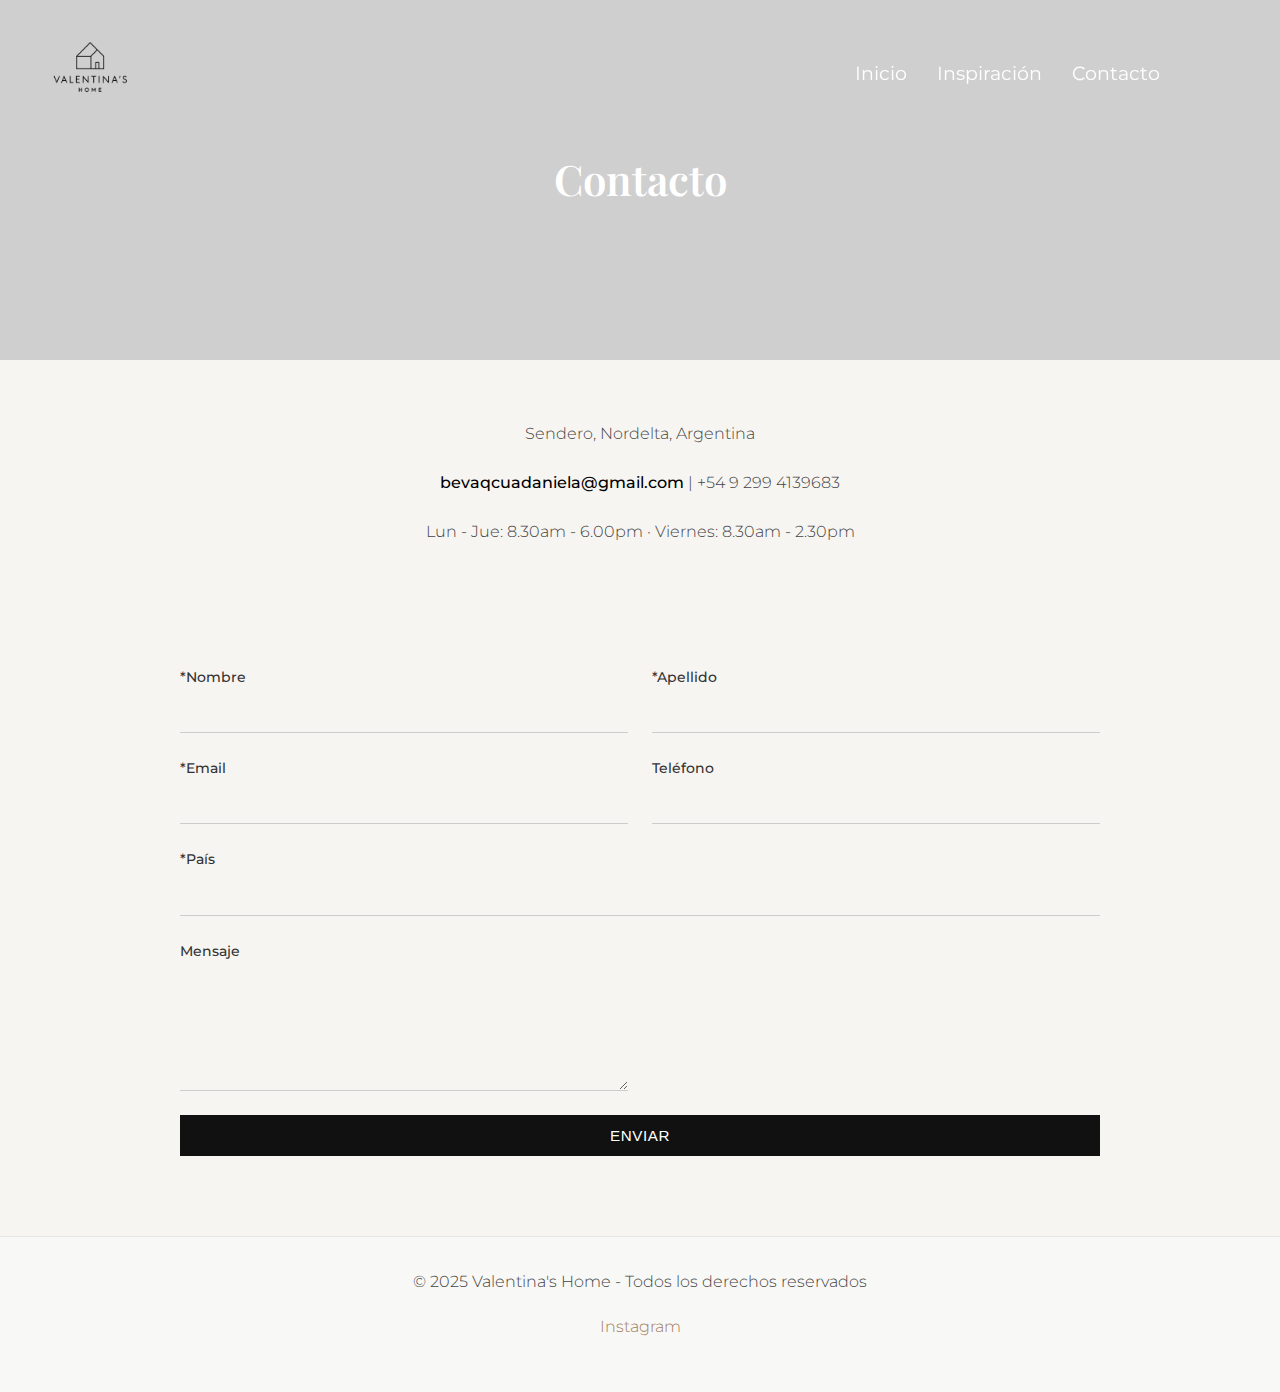
<file: contacto.html>
<!DOCTYPE html>
<html lang="es">
<head>
  <meta charset="utf-8" />
  <meta name="viewport" content="width=device-width,initial-scale=1" />
  <title>Contacto | Valentina's Home</title>
  <link rel="stylesheet" href="Style.css">
  <link href="https://fonts.googleapis.com/css2?family=Playfair+Display:wght@400;600&family=Montserrat:wght@300;400;600&display=swap" rel="stylesheet">
</head>
<body>
  <!-- HEADER -->
  <header class="header">
    <div class="logo">
      <a href="index.html">
        <img src="../Images/logonegroo.png" alt="Valentina's Home">
      </a>
    </div>
    <nav id="nav" class="nav">
      <button id="close-btn" class="close-btn" aria-label="Cerrar menú">&times;</button>
      <ul>
        <li><a href="index.html">Inicio</a></li>
        <li><a href="inspiracion.html">Inspiración</a></li>
        <li><a href="contacto.html" class="active">Contacto</a></li>
      </ul>
    </nav>
  </header>
 <!--MAIN-->
  <main class="page-content">
    <section class="hero-contact">
      <h1>Contacto</h1>
    </section>

    <section class="contact-info">
      <div class="info-wrap">
        <p>Sendero, Nordelta, Argentina</p>
        <p><a href="mailto:bevaqcuadaniela@gmail.com">bevaqcuadaniela@gmail.com</a> | +54 9 299 4139683</p>
        <p>Lun - Jue: 8.30am - 6.00pm · Viernes: 8.30am - 2.30pm</p>
      </div>
    </section>

    <!-- FORMULARIO -->
    <section class="formulario">
      <form id="contact-form" action="https://formsubmit.co/ayalabevacquanicole@gmail.com"method="post">
        <div class="form-grid">
          <div class="form-group">
            <label for="nombre">*Nombre</label>
            <input id="nombre" name="nombre" type="text" required>
          </div>

          <div class="form-group">
            <label for="apellido">*Apellido</label>
            <input id="apellido" name="apellido" type="text" required>
          </div>

          <div class="form-group">
            <label for="email">*Email</label>
            <input id="email" name="email" type="email" required>
          </div>

          <div class="form-group">
            <label for="telefono">Teléfono</label>
            <input id="telefono" name="telefono" type="tel">
          </div>

          <div class="form-group full">
            <label for="pais">*País</label>
            <input id="pais" name="pais" type="text" required>
          </div>

          <div class="form-group">
            <label for="mensaje">Mensaje</label>
            <textarea id="mensaje" name="mensaje"></textarea>
          </div>

          <div class="form-group full">
            <button type="submit" class="btn-enviar">ENVIAR</button>
          </div>
        </div>
      </form>

      <!-- Mensaje de éxito -->
      <div id="form-success" class="form-success" style="display:none;">
        ¡Muchas gracias! Te responderemos a la brevedad.
      </div>
    </section>
  </main>

  <!-- SCRIPTS -->
  <script>
    // menú mobile
    const menuToggle = document.getElementById('menu-toggle');
    const nav = document.getElementById('nav');
    const closeBtn = document.getElementById('close-btn');

    if(menuToggle){
      menuToggle.addEventListener('click', () => nav.classList.add('active'));
      closeBtn.addEventListener('click', () => nav.classList.remove('active'));
      nav.querySelectorAll('a').forEach(a => a.addEventListener('click', () => nav.classList.remove('active')));
    }
  </script>
  <!-- FOOTER -->
  <footer class="footer">
    <p>&copy; 2025 Valentina's Home - Todos los derechos reservados</p>
    <p><a href="https://www.instagram.com/vhome__?utm_source=qr&igsh=em5nbjI5cHJtOXZx">Instagram</a>
  </footer>
</body>
</html>
</file>
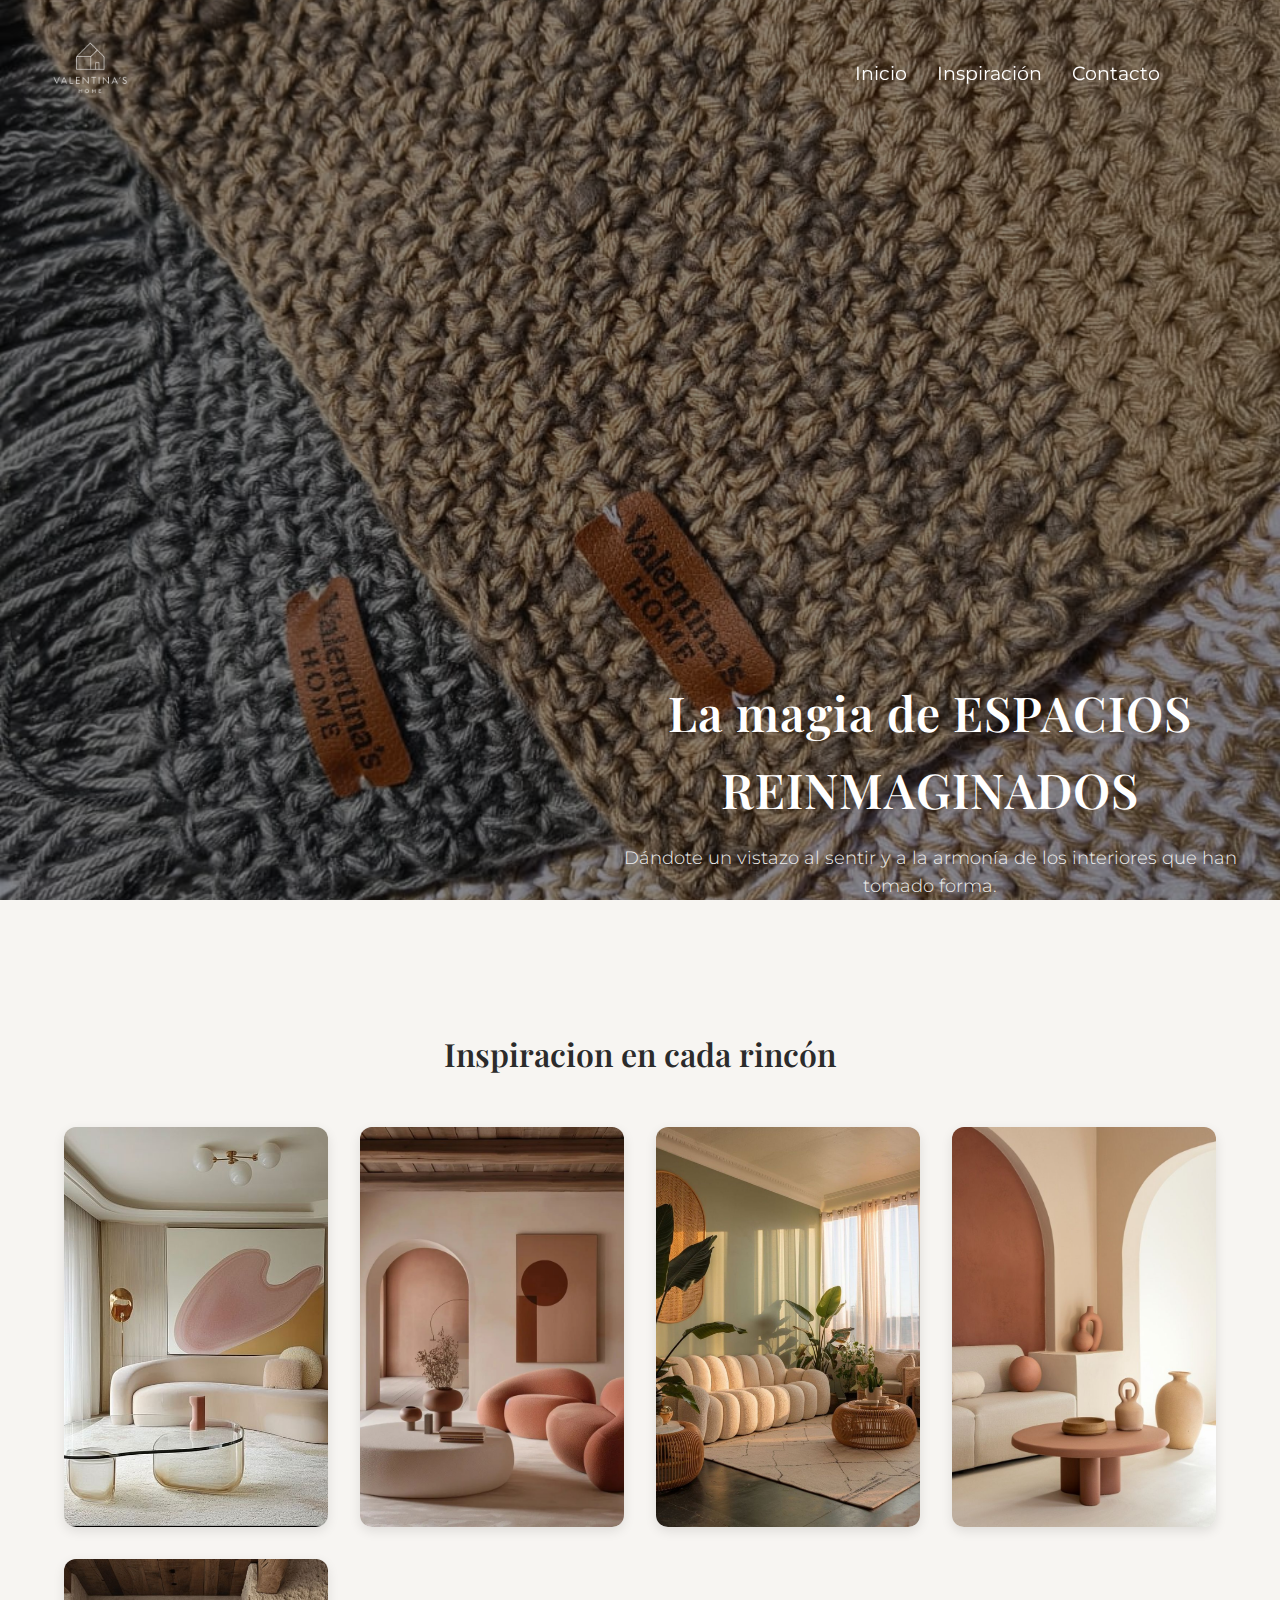
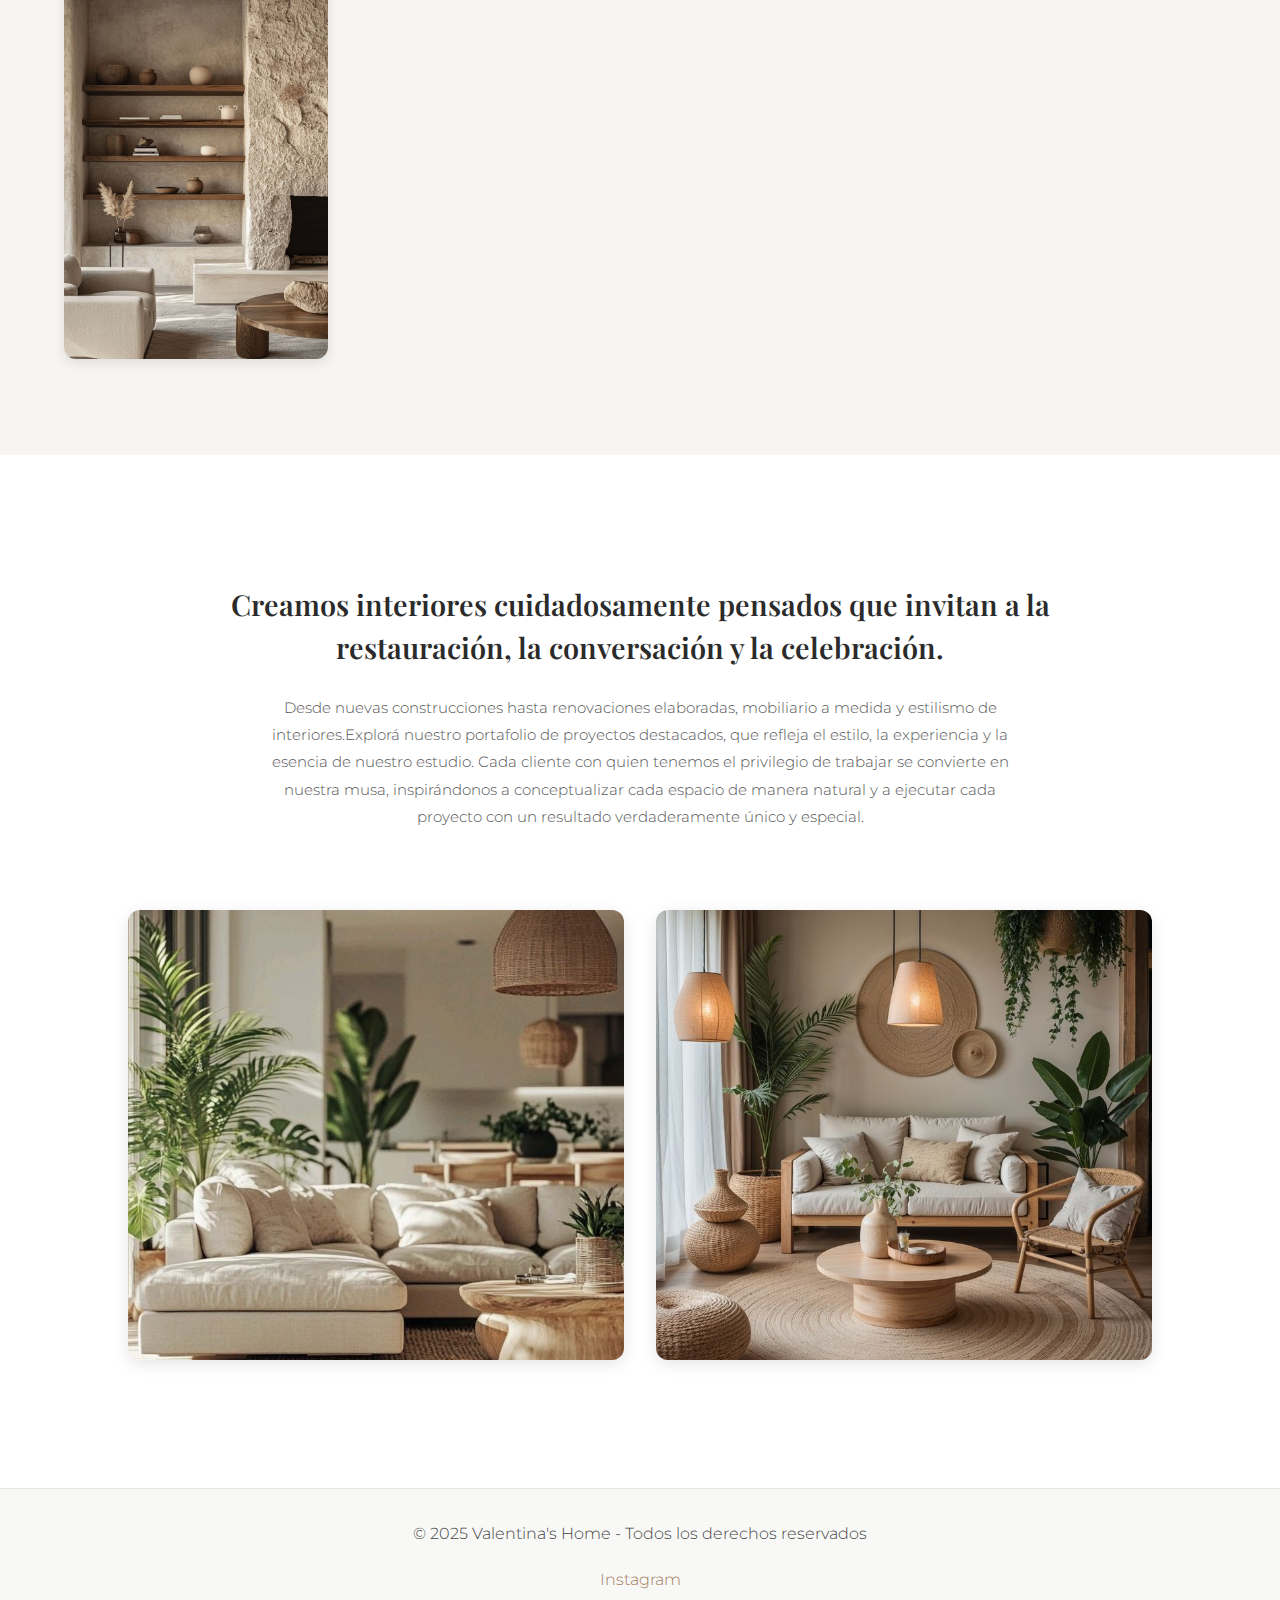
<file: inspiracion.html>
<!DOCTYPE html>
<html lang="es">
 <head>
    <meta charset="UTF-8">
    <title> Inspiracion | Valentina's Home</title>
    <link rel="stylesheet" href="Style.css">
    <link href="https://fonts.googleapis.com/css2?family=Playfair+Display:wght@400;600&family=Montserrat:wght@300;400;600&display=swap" rel="stylesheet">
 </head>
 <body>
  <!--HEADER-->
  <header class="header">
    <div class="logo">
      <a href="index.html">
        <img src=Images/logoblanco.png alt="Valentina's Home">
      </a>
    </div>
    <nav id="nav" class="nav">
      <button id="close-btn" class="close-btn" aria-label="Cerrar menú">&times;</button>
      <ul>
        <li><a href="index.html">Inicio</a></li>
        <li><a href="inspiracion.html" class="active">Inspiración</a></li>
        <li><a href="contacto.html">Contacto</a></li>
      </ul>
    </nav>
 </header>

 <!--MAIN-->
 <main>
 <!--HERO-->
 <hero class="hero">
  <section class="hero-inspiration">
    <div class="hero-text">
      <h1> La magia de ESPACIOS REINMAGINADOS</h1>
      <p> Dándote un vistazo al sentir y a la armonía de los interiores que han tomado forma.</p>
    </div>
  </section>
 </hero>

 <!--GALERIA-->
 <section class="galeria">
  <h2>Inspiracion en cada rincón</h2>
  <div class="carrusel"> 
    <img src="Images/INTERIORES 1.jpg" alt="INTERIORES1">
    <img src="Images/INTERIORES 2.jpg" alt="Interiores2">
    <img src="Images/INTERIORES 3.jpg" alt="Interiores3">
    <img src="Images/INTERIORES 4.jpg" alt="Interiores4">
    <img src="Images/INTERIORES 5.jpg" alt="Interiores5">
  </div>
 </section>

 <!-- SECCIÓN DE TEXTO E IMÁGENES -->
  <section class="inspiration-text-section">
    <div class="text-content">
      <h2>Creamos interiores cuidadosamente pensados que invitan a la restauración, la conversación y la celebración.</h2>
      <p>Desde nuevas construcciones hasta renovaciones elaboradas, mobiliario a medida y estilismo de interiores.Explorá nuestro portafolio de proyectos destacados, que refleja el estilo, la experiencia y la esencia de nuestro estudio. Cada cliente con quien tenemos el privilegio de trabajar se convierte en nuestra musa, inspirándonos a conceptualizar cada espacio de manera natural y a ejecutar cada proyecto con un resultado verdaderamente único y especial.</p>
    </div>
    <div class="image-grid">
      <img src="Images/DECOOPGALERIA.jpg" alt="Interior elegante con tonos neutros">
      <img src="Images/DECORACIONCALIDAYNATURAL.jpg" alt="Decoración cálida y natural">
    </div>
 </section>
 </main>

 <!-- FOOTER -->
  <footer class="footer">
    <p>&copy; 2025 Valentina's Home - Todos los derechos reservados</p>
    <p><a href="https://www.instagram.com/vhome__?utm_source=qr&igsh=em5nbjI5cHJtOXZx">Instagram</a>
  </footer>

 </body>
</html>
</file>
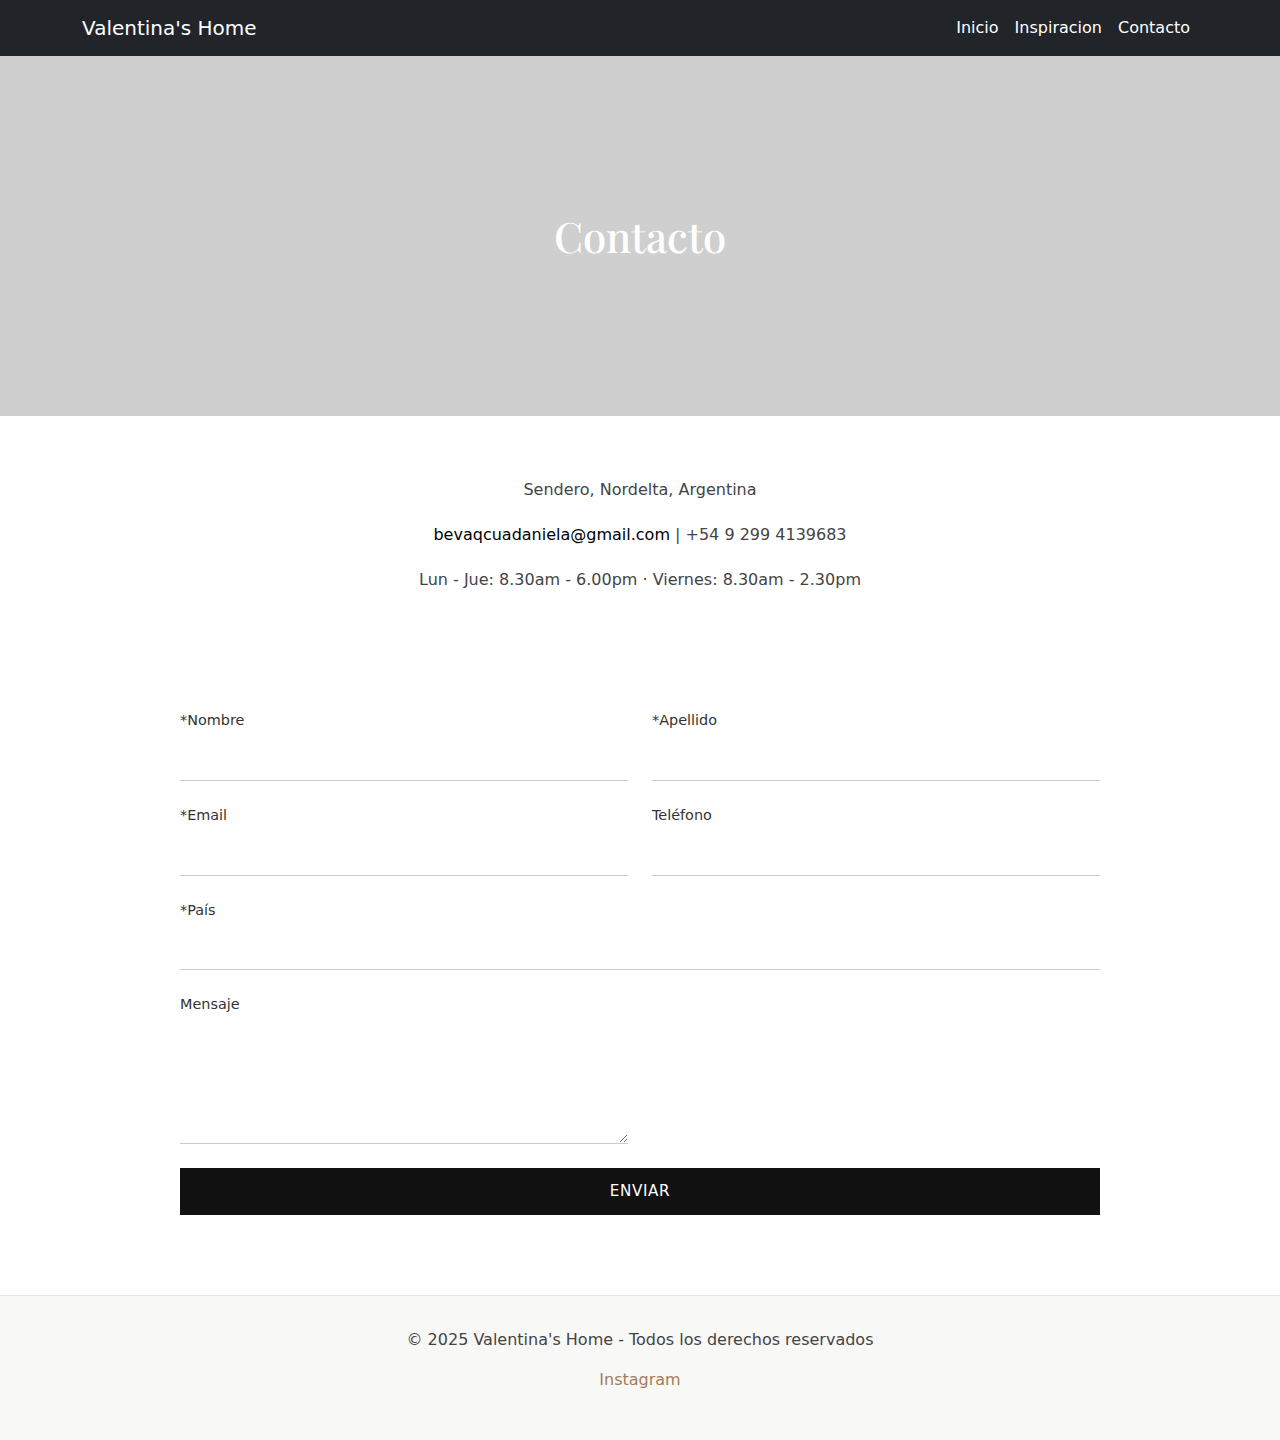
<file: Pages/contacto.html>
<!DOCTYPE html>
<html lang="es">
<head>
  <meta charset="utf-8" />
  <meta name="viewport" content="width=device-width,initial-scale=1" />
  <title>Contacto | Valentina's Home</title>
  <link rel="stylesheet" href="../css/style.css">
  <link href="https://fonts.googleapis.com/css2?family=Playfair+Display:wght@400;600&family=Montserrat:wght@300;400;600&display=swap" rel="stylesheet">
  <link href="https://cdn.jsdelivr.net/npm/bootstrap@5.3.3/dist/css/bootstrap.min.css" rel="stylesheet">
</head>
<body>
  <!-- HEADER -->
   <nav class="navbar navbar-expand-lg navbar-dark bg-dark">
    <div class="container">
      <a class="navbar-brand" href="#">Valentina's Home</a>
    <button class="navbar-toggler" type="button" data-bs-toggle="collapse" data-bs-target="#navbarNav">
      <span class="navbar-toggler-icon"></span>
    </button>
    <div class="collapse navbar-collapse" id="navbarNav">
      <ul class="navbar-nav ms-auto">
        <li class="nav-item"><a class="nav-link" href="../index.html">Inicio</a></li>
        <li class="nav-item"><a class="nav-link" href="inspiracion.html">Inspiracion</a></li>
        <li class="nav-item"><a class="nav-link" href="contacto.html">Contacto</a></li>
      </ul>
    </div>
  </div>
</nav>
 <!--MAIN-->
  <main class="page-content">
    <section class="hero-contact">
      <h1>Contacto</h1>
    </section>

    <section class="contact-info">
      <div class="info-wrap">
        <p>Sendero, Nordelta, Argentina</p>
        <p><a href="mailto:bevaqcuadaniela@gmail.com">bevaqcuadaniela@gmail.com</a> | +54 9 299 4139683</p>
        <p>Lun - Jue: 8.30am - 6.00pm · Viernes: 8.30am - 2.30pm</p>
      </div>
    </section>

    <!-- FORMULARIO -->
    <section class="formulario">
      <form id="contact-form" action="https://formsubmit.co/ayalabevacquanicole@gmail.com"method="post">
        <div class="form-grid">
          <div class="form-group">
            <label for="nombre">*Nombre</label>
            <input id="nombre" name="nombre" type="text" required>
          </div>

          <div class="form-group">
            <label for="apellido">*Apellido</label>
            <input id="apellido" name="apellido" type="text" required>
          </div>

          <div class="form-group">
            <label for="email">*Email</label>
            <input id="email" name="email" type="email" required>
          </div>

          <div class="form-group">
            <label for="telefono">Teléfono</label>
            <input id="telefono" name="telefono" type="tel">
          </div>

          <div class="form-group full">
            <label for="pais">*País</label>
            <input id="pais" name="pais" type="text" required>
          </div>

          <div class="form-group">
            <label for="mensaje">Mensaje</label>
            <textarea id="mensaje" name="mensaje"></textarea>
          </div>

          <div class="form-group full">
            <button type="submit" class="btn-enviar">ENVIAR</button>
          </div>
        </div>
      </form>

      <!-- Mensaje de éxito -->
      <div id="form-success" class="form-success" style="display:none;">
        ¡Muchas gracias! Te responderemos a la brevedad.
      </div>
    </section>
  </main>

  <!-- SCRIPTS -->
  <script>
    // menú mobile
    const menuToggle = document.getElementById('menu-toggle');
    const nav = document.getElementById('nav');
    const closeBtn = document.getElementById('close-btn');

    if(menuToggle){
      menuToggle.addEventListener('click', () => nav.classList.add('active'));
      closeBtn.addEventListener('click', () => nav.classList.remove('active'));
      nav.querySelectorAll('a').forEach(a => a.addEventListener('click', () => nav.classList.remove('active')));
    }
  </script>
  <!-- FOOTER -->
  <footer class="footer">
    <p>&copy; 2025 Valentina's Home - Todos los derechos reservados</p>
    <p><a href="https://www.instagram.com/vhome__?utm_source=qr&igsh=em5nbjI5cHJtOXZx">Instagram</a>
  </footer>
  <script src="https://cdn.jsdelivr.net/npm/bootstrap@5.3.3/dist/js/bootstrap.bundle.min.js"></script>
</body>
</html>
</file>
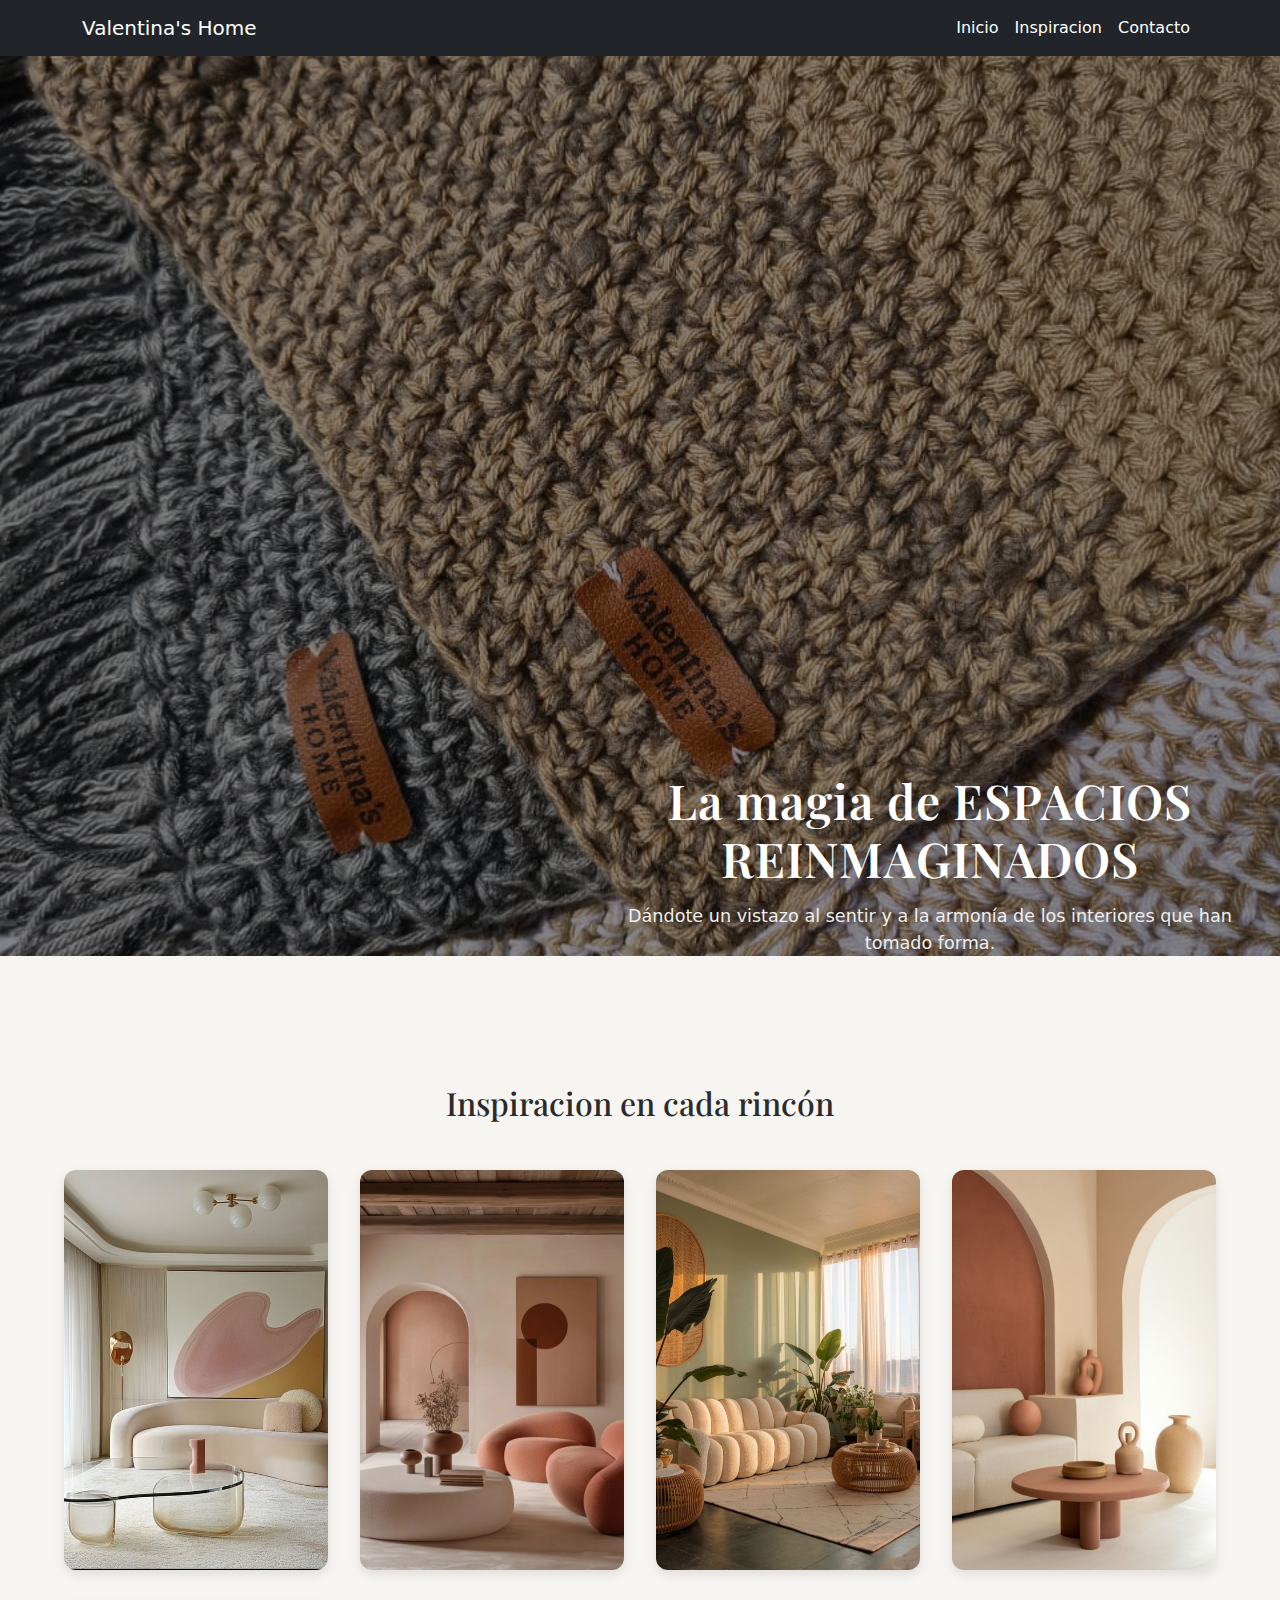
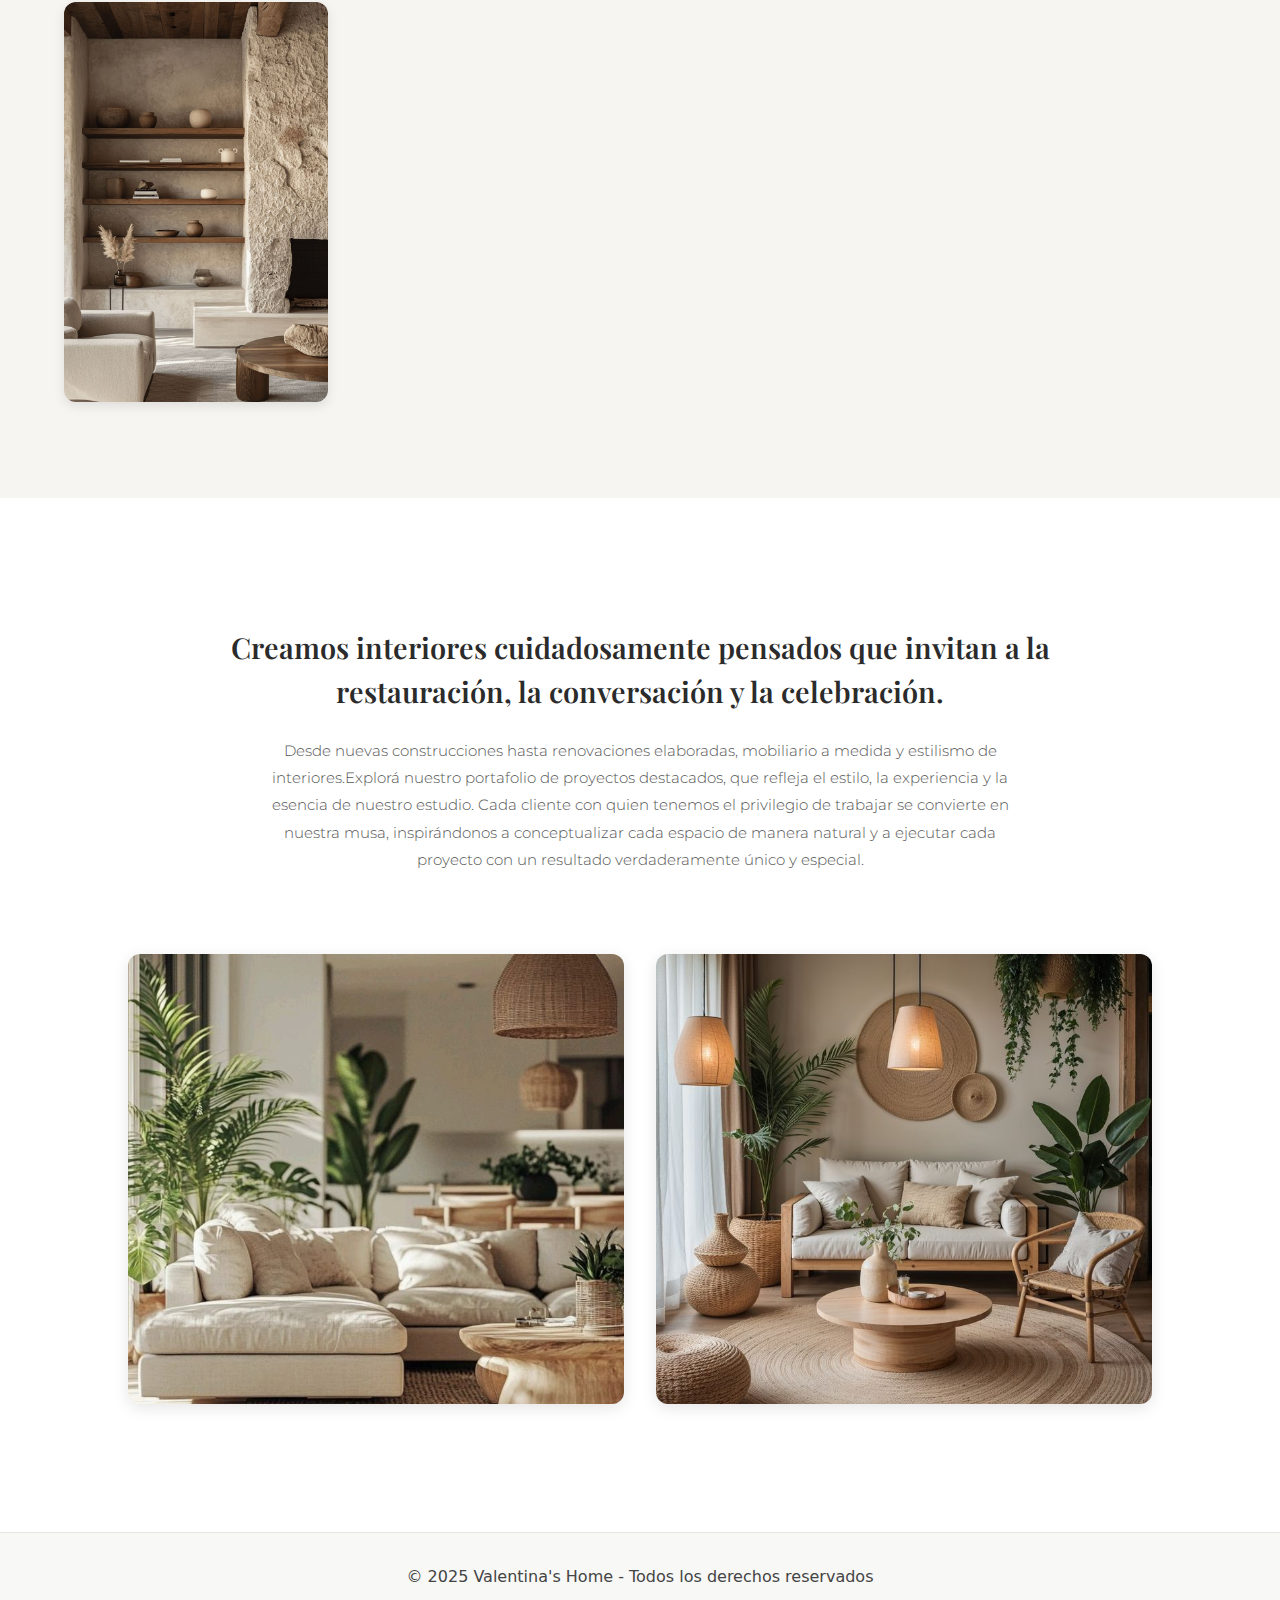
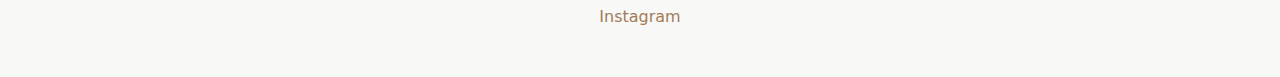
<file: Pages/inspiracion.html>
<!DOCTYPE html>
<html lang="es">
 <head>
    <meta charset="UTF-8">
    <title> Inspiracion | Valentina's Home</title>
    <link rel="stylesheet" href="../css/style.css">
    <link href="https://fonts.googleapis.com/css2?family=Playfair+Display:wght@400;600&family=Montserrat:wght@300;400;600&display=swap" rel="stylesheet">
    <link href="https://cdn.jsdelivr.net/npm/bootstrap@5.3.3/dist/css/bootstrap.min.css" rel="stylesheet">
 </head>
 <body>
  <!-- HEADER -->
   <nav class="navbar navbar-expand-lg navbar-dark bg-dark">
    <div class="container">
      <a class="navbar-brand" href="#">Valentina's Home</a>
    <button class="navbar-toggler" type="button" data-bs-toggle="collapse" data-bs-target="#navbarNav">
      <span class="navbar-toggler-icon"></span>
    </button>
    <div class="collapse navbar-collapse" id="navbarNav">
      <ul class="navbar-nav ms-auto">
        <li class="nav-item"><a class="nav-link" href="../index.html">Inicio</a></li>
        <li class="nav-item"><a class="nav-link" href="inspiracion.html">Inspiracion</a></li>
        <li class="nav-item"><a class="nav-link" href="contacto.html">Contacto</a></li>
      </ul>
    </div>
  </div>
</nav>

 <!--MAIN-->
 <main>
 <!--HERO-->
 <hero class="hero">
  <section class="hero-inspiration">
    <div class="hero-text">
      <h1> La magia de ESPACIOS REINMAGINADOS</h1>
      <p> Dándote un vistazo al sentir y a la armonía de los interiores que han tomado forma.</p>
    </div>
  </section>
 </hero>

 <!--GALERIA-->
 <section class="galeria">
  <h2>Inspiracion en cada rincón</h2>
  <div class="carrusel"> 
    <img src="../Images/INTERIORES 1.jpg" alt="Sala de estar elegante y minimalista con decoración moderna">
    <img src="../Images/INTERIORES 2.jpg" alt="Dormitorio acogedor con detalles de diseño contemporáneo y estilo cálido">
    <img src="../Images/INTERIORES 3.jpg" alt="Cocina funcional y decorativa con muebles de madera y estilo moderno">
    <img src="../Images/INTERIORES 4.jpg" alt="Living moderno y elegante con acabados de alta calidad y decoración armoniosa">
    <img src="../Images/INTERIORES 5.jpg" alt="Espacio de lectura con decoración minimalista y ambiente luminoso y relajante">
  </div>
 </section>

 <!-- SECCIÓN DE TEXTO E IMÁGENES -->
  <section class="inspiration-text-section">
    <div class="text-content">
      <h2>Creamos interiores cuidadosamente pensados que invitan a la restauración, la conversación y la celebración.</h2>
      <p>Desde nuevas construcciones hasta renovaciones elaboradas, mobiliario a medida y estilismo de interiores.Explorá nuestro portafolio de proyectos destacados, que refleja el estilo, la experiencia y la esencia de nuestro estudio. Cada cliente con quien tenemos el privilegio de trabajar se convierte en nuestra musa, inspirándonos a conceptualizar cada espacio de manera natural y a ejecutar cada proyecto con un resultado verdaderamente único y especial.</p>
    </div>
    <div class="image-grid">
      <img src="../Images/DECOOPGALERIA.jpg" alt="Interior elegante con tonos neutros">
      <img src="../Images/DECORACIONCALIDAYNATURAL.jpg" alt="Decoración cálida y natural">
    </div>
 </section>
 </main>

 <!-- FOOTER -->
  <footer class="footer">
    <p>&copy; 2025 Valentina's Home - Todos los derechos reservados</p>
    <p><a href="https://www.instagram.com/vhome__?utm_source=qr&igsh=em5nbjI5cHJtOXZx">Instagram</a>
  </footer>
  <script src="https://cdn.jsdelivr.net/npm/bootstrap@5.3.3/dist/js/bootstrap.bundle.min.js"></script>
 </body>
</html>
</file>
<file: Style.css>
/* -------------------------- GENERALES --------------------------- */
body {
  margin: 0;
  font-family: 'Raleway', sans-serif;
  color: #333;
  background-color: #fdfdfc;
  line-height: 1.6;
}

h1, h2 {
  font-family: 'Playfair Display', serif;
  font-weight: 600;
  margin: 0 0 20px 0;
  color: #222;
}

p {
  font-size: 1rem;
  font-weight: 300;
  color: #444;
  margin: 0 0 20px;
}

/* -------------------------- HEADER + MENÚ --------------------------- */
.header {
  position: fixed;
  top: 0;
  width: 100%;
  padding: 20px 40px;
  display: flex;
  justify-content: space-between;
  align-items: center;
  background: transparent;
  z-index: 1000;
}

.logo img {
  max-height: 100px;
}

.menu-toggle {
  font-size: 1.8rem;
  cursor: pointer;
  display: block;
  color: #333;
}

/* NAV desplegable */
.nav {
  position: fixed;
  top: 0;
  right: -100%;
  width: 70%;
  height: 100vh;
  background: #fdfdfc;
  padding-top: 100px;
  transition: right 0.4s ease;
  z-index: 999;
}

.nav.active {
  right: 0;
}

.nav ul {
  list-style: none;
  padding: 0;
  margin: 0;
  text-align: center;
}

.nav ul li {
  margin: 20px 0;
}

.nav ul li a {
  font-size: 1.2rem;
  text-decoration: none;
  color: white;
  transition: color 0.3s ease;
}

.nav ul li a:hover {
  color: #888;
}

/* Estilo del menú de navegación */
.nav {
  display: flex;
  gap: 2rem;
  margin-right: 80px; /* 👈 ajusta el valor según lo que necesites */
  align-items: center;
}

.nav ul {
  display: flex;
  list-style: none;
  gap: 2rem;
  margin: 0;
  padding: 0;
}

/* Botón cerrar */
.close-btn {
  position: absolute;
  top: 20px;
  right: 30px;
  font-size: 2rem;
  cursor: pointer;
  color: #333;
}

/*--INICIO--*/
/* -------------------------- HERO (carrusel) --------------------------- */
.hero {
  position: relative;
  height: 100vh;
  overflow: hidden;
}

.slider {
  position: absolute;
  top: 0;
  left: 0;
  width: 100%;
  height: 100%;
}

.slide {
  position: absolute;
  top: 0;
  left: 0;
  width: 100%;
  height: 100%;
  background-size: cover;
  background-position: center;
  opacity: 0;
  transition: opacity 1s ease-in-out;
}

.slide.active {
  opacity: 1;
}

/* Texto */
.hero-text {
  position: absolute;
  top: 50%;
  left: 50%;
  transform: translate(-50%, -50%);
  z-index: 2;
  color: #fff;
  text-align: center;
  width: 90%;
  max-width: 500px;
}

.hero-text h1 {
  font-size: 3rem;
  color: #fff;
  margin-bottom: 1rem;
}

.hero-text p {
  font-size: 1.5rem;
  font-weight: 100;
  color: #eee;
}

/* -------------------------- ABOUT --------------------------- */
.about {
  max-width: 900px;
  margin: 100px auto;
  text-align: center;
  padding: 0 20px;
}

.about h2 {
  font-size: 2rem;
  margin-bottom: 20px;
}

/* -------------------------- FOOTER --------------------------- */
.footer {
  background: #f8f8f6;
  text-align: center;
  padding: 30px 20px;
  font-size: 0.9rem;
  color: #555;
  border-top: 1px solid #eaeaea;
}

.footer a {
  text-decoration: none;
  color: #555;
  margin: 0 5px;
  transition: color 0.3s ease;
}

.footer a:hover {
  color: #000;
}

/* -------------------------- RESPONSIVE --------------------------- */
@media (min-width: 900px) {
  .menu-toggle {
    display: none;
  }

  .nav {
    position: static;
    height: auto;
    width: auto;
    background: transparent;
    display: flex;
    padding: 0;
  }

  .nav ul {
    display: flex;
    gap: 30px;
  }

  .nav ul li {
    margin: 0;
  }

  .close-btn {
    display: none;
  }

  .icons {
    margin-left: 20px;
  }
}

/* ------------------------- HERO CONTACTO --------------------------*/
.hero-contact {
  height: 40vh;
  min-height: 280px;
  display: flex;
  align-items: center;
  justify-content: center;
  text-align: center;
  position: relative;
  background-color: #cfcfcf; /* fallback */
}

.hero-contact::after {
  content: "";
  position: absolute;
  inset: 0;
  background: #f8f8f6(0, 0, 0, 0.35);
}

.hero-contact h1 {
  position: relative;
  z-index: 2;
  font-family: "Playfair Display", serif;
  font-size: 42px;
  color: #fff;
  margin: 0;
}

/*---Header--*/
/* MENÚ GENERAL */
.navbar nav a {
  color: #111;  /* color base */
  text-decoration: none;
  margin-left: 20px;
  font-weight: 400;
  transition: color 0.3s ease;
}

/* ------------------------- INFO CONTACTO --------------------------*/
.contact-info {
  padding: 60px 20px;
  text-align: center;
  color: #555;
}

.contact-info .info-wrap {
  max-width: 720px;
  margin: 0 auto;
  line-height: 1.8;
  font-size: 0.95rem;
}

.contact-info a {
  color: #000;
  font-weight: 500;
  text-decoration: none;
}

/* ------------------------- FORMULARIO --------------------------*/
.formulario {
  padding: 40px 20px 80px;
  max-width: 960px;
  margin: 0 auto;
}

.form-grid {
  display: grid;
  grid-template-columns: 1fr 1fr;
  gap: 24px;
}

.form-group {
  display: flex;
  flex-direction: column;
  gap: 8px;
}

.form-group.full {
  grid-column: 1 / -1;
}

/* labels */
.form-group label {
  font-size: 0.9rem;
  color: #333;
  font-weight: 500;
}

/* inputs y selects */
.form-group input,
.form-group select,
.form-group textarea {
  border: none;
  border-bottom: 1px solid #ccc;
  padding: 8px 6px;
  font-size: 1rem;
  background: transparent;
  outline: none;
  transition: border-color 0.2s ease;
  font-family: inherit;
}

.form-group input:focus,
.form-group select:focus,
.form-group textarea:focus {
  border-bottom-color: #000;
}

/* textarea */
.form-group textarea {
  min-height: 120px;
  resize: vertical;
  padding-top: 6px;
}

/* botón */
.btn-enviar {
  background: #111;
  color: #fff;
  border: none;
  padding: 12px 28px;
  font-size: 0.95rem;
  letter-spacing: 0.6px;
  cursor: pointer;
  transition: background 0.2s ease;
}

.btn-enviar:hover {
  background: #333;
}

.form-success {
  display: none;
  margin-top: 20px;
  padding: 15px;
  background: #dff0d8;
  color: #3c763d;
  border: 1px solid #b2d8b2;
  border-radius: 8px;
  font-size: 16px;
  text-align: center;
  animation: fadeIn 0.8s ease-in-out;
}

@keyframes fadeIn {
  from { opacity: 0; transform: translateY(-10px);}
  to { opacity: 1; transform: translateY(0);}
}

/* ------------------------- FOOTER --------------------------*/
.footer {
  text-align: center;
  padding: 36px 20px;
  color: #777;
  border-top: 1px solid #eee;
  font-size: 0.9rem;
}

/* ------------------------- RESPONSIVE --------------------------*/
@media (max-width: 768px) {
  .form-grid {
    grid-template-columns: 1fr;
    gap: 18px;
  }

  .hero-contact h1 {
    font-size: 32px;
  }
}

/*---------------------------- INSPIRACION -----------------------------*/ 
/* ------------------------------ FUENTES Y VARIABLES ------------------------------*/ 
:root { --font-serif: 'Playfair Display', serif; 
  --font-sans: 'Montserrat', sans-serif; 
  --color-bg: #f7f5f2; 
  --color-text: #2b2b2b;
  --color-accent: #a27c5b; 
  --color-white: #ffffff; 
} 
/* ------------------------------ RESETEO BÁSICO ------------------------------ */ 
* { margin: 0; 
  padding: 0; 
  box-sizing: border-box; 
} 
body 
{ font-family: var(--font-sans); 
  background-color: var(--color-bg); 
  color: var(--color-text); 
  line-height: 1.6; 
  overflow-x: hidden; 
} 
/* ------------------------------ HERO INSPIRATION ------------------------------ */ 
.hero-inspiration { background-image: url(Images/fondoprueba.jpg); 
  background-size: cover; 
  background-position: center; 
  height: 100vh; 
  width: 100%; 
  display: grid; 
  place-items: center; 
  position: relative; 
  text-align: center; 
  color: var(--color-white); 
} 
.hero-inspiration::before{ 
  content: ""; 
  position: absolute; 
  inset: 0; 
  background: rgba(0, 0, 0, 0.45); 
} 
.hero-text { 
  position: relative; 
  z-index: 1; 
  max-width: 700px; 
  padding: 0 2rem; 
  margin: 0; 
} 
.hero-text h1 { 
  font-family: var(--font-serif); 
  font-size: 3rem; 
  font-weight: 600; 
  letter-spacing: 1px; 
  margin: 0 0 1rem 0; 
} 
.hero-text p { 
  font-size: 1.1rem; 
  font-weight: 300; 
  margin: 0; 
} 
/* ------------------------------ GALERÍA / CARRUSEL ------------------------------ */ 
.galeria { 
  text-align: center; 
  padding: 8rem 5% 6rem; 
  background-color: var(--color-bg); 
} 
.galeria h2 { 
  font-family: var(--font-serif); 
  font-size: 2rem; 
  margin-bottom: 3rem; 
  color: var(--color-text); 
} 
.carrusel { display: grid; 
  grid-template-columns: repeat(auto-fit, minmax(250px, 1fr)); 
  gap: 2rem; 
  justify-content: center; 
  align-items: center; 
} 
.carrusel img { width: 100%; 
  height: 400px; 
  object-fit: cover; 
  border-radius: 12px; 
  box-shadow: 0 4px 12px rgba(0,0,0,0.1); 
  transition: transform 0.4s ease, box-shadow 0.4s ease; 
} 
.carrusel img:hover { transform: scale(1.03); 
  box-shadow: 0 8px 20px rgba(0,0,0,0.15); } 
/* ------------------------------ SECCIÓN DE TEXTO + IMÁGENES ------------------------------ */ 
.inspiration-text-section { 
  background-color: white; 
  padding: 8rem 10%; 
  text-align: center; 
} 
.inspiration-text-section 
.text-content { 
  max-width: 900px; 
  margin: 0 auto 5rem; 
} 
.inspiration-text-section h2 { 
  font-family: 'Playfair Display', serif; 
  font-size: 1.8rem; 
  font-weight: 600; 
  color: #2b2b2b; 
  line-height: 1.5; 
  margin-bottom: 1.5rem; 
} 
.inspiration-text-section p { 
  font-family: 'Montserrat', sans-serif; 
  font-size: 0.95rem; 
  color: #555; 
  line-height: 1.8; 
  max-width: 750px; 
  margin: 0 auto; 
} 
  /* GALERÍA DE IMÁGENES */ 
  .image-grid { 
    display: grid; 
    grid-template-columns: repeat(auto-fit, minmax(320px, 1fr)); 
    gap: 2rem; 
    justify-content: center; 
    align-items: center; 
  } 
  .image-grid img { 
    width: 100%; 
    height: 450px; 
    object-fit: cover; 
    border-radius: 12px; 
    box-shadow: 0 4px 16px rgba(0,0,0,0.1); 
    transition: transform 0.4s ease, box-shadow 0.4s ease; 
  } 
  .image-grid img:hover { 
    transform: scale(1.02); 
    box-shadow: 0 8px 24px rgba(0,0,0,0.15); 
  } 
/* ------------------------------ FOOTER ------------------------------ */ 
.footer { 
  background-color: #f8f8f6; 
  text-align: center; 
  padding: 2rem 1rem; 
  font-size: 0.9rem; 
  color: #777; 
  border-top: 1px solid #e6e6e6; 
} 
.footer a { 
  color: var(--color-accent); 
  text-decoration: none; 
} 
.footer a:hover { 
  text-decoration: underline; 
} 
/* ------------------------------ RESPONSIVE ------------------------------ */ 
@media (max-width: 768px) { 
  .hero-text h1 { font-size: 2.2rem; } 
  .hero-text p { font-size: 1rem; } 
  .header { flex-direction: column; gap: 1rem; } 
  .nav ul { flex-direction: column; gap: 1rem; } 
}
</file>
<file: css/style.css>
@charset "UTF-8";
.hero-text {
  color: WHITE;
  text-align: center;
}
.hero-text h1 {
  font-size: 3rem;
  margin-bottom: 1rem;
}
.hero-text p {
  font-size: 1.5rem;
  font-weight: 100;
}

/* -------------------------- GENERALES --------------------------- */
body {
  margin: 0;
  font-family: "Raleway", sans-serif;
  color: #333;
  background-color: #fdfdfc;
  line-height: 1.6;
}

h1, h2 {
  font-family: "Playfair Display", serif;
  font-weight: 600;
  margin: 0 0 20px 0;
  color: #222;
}

p {
  font-size: 1rem;
  font-weight: 300;
  color: #444;
  margin: 0 0 20px;
}

/* -------------------------- HEADER + MENÚ --------------------------- */
.header {
  position: absolute;
  top: 0;
  width: 100%;
  padding: 20px 40px;
  display: flex;
  justify-content: space-between;
  align-items: center;
  background: transparent;
  z-index: 1000;
}

.logo img {
  max-height: 100px;
}

.menu-toggle {
  font-size: 1.8rem;
  cursor: pointer;
  display: block;
  color: #333;
}

/* NAV desplegable */
.nav {
  position: fixed;
  top: 0;
  right: -100%;
  width: 70%;
  height: 100vh;
  background: #fdfdfc;
  padding-top: 100px;
  transition: right 0.4s ease;
  z-index: 999;
}

.nav.active {
  right: 0;
}

.nav ul {
  list-style: none;
  padding: 0;
  margin: 0;
  text-align: center;
}

.nav ul li {
  margin: 20px 0;
}

.nav ul li a {
  font-size: 1.2rem;
  text-decoration: none;
  color: white;
  transition: color 0.3s ease;
}

.nav ul li a:hover {
  color: #888;
}

.navbar-toggler {
  border-color: white;
}

.navbar-toggler-icon {
  filter: invert(1); /* icono blanco sobre fondo oscuro */
}

.nav-link {
  color: white !important;
}

/* Estilo del menú de navegación */
.nav {
  display: flex;
  gap: 2rem;
  margin-right: 80px;
  align-items: center;
}

.nav ul {
  display: flex;
  list-style: none;
  gap: 2rem;
  margin: 0;
  padding: 0;
}

/* Botón cerrar */
.close-btn {
  position: absolute;
  top: 20px;
  right: 30px;
  font-size: 2rem;
  cursor: pointer;
  color: #333;
}

/*--INICIO--*/
/* -------------------------- HERO (carrusel) --------------------------- */
.hero {
  position: relative;
  height: 100vh;
  overflow: hidden;
  background-image: url(../Images/54a40dae6cc42d915e69c7708e0c836d.jpg);
  background-size: cover;
  background-position: center;
  background-repeat: no-repeat;
}

.slider {
  position: absolute;
  top: 0;
  left: 0;
  width: 100%;
  height: 100%;
}

.slide {
  position: absolute;
  top: 0;
  left: 0;
  width: 100%;
  height: 100%;
  background-size: cover;
  background-position: center;
  opacity: 0;
  transition: opacity 1s ease-in-out;
}

.slide.active {
  opacity: 1;
}

/* Texto */
.hero-text {
  position: absolute;
  top: 50%;
  left: 50%;
  transform: translate(-50%, -50%);
  z-index: 2;
  color: #fff;
  text-align: center;
  width: 90%;
  max-width: 500px;
}

.hero-text h1 {
  font-size: 3rem;
  color: #fff;
  margin-bottom: 1rem;
}

.hero-text p {
  font-size: 1.5rem;
  font-weight: 100;
  color: #eee;
}

/* -------------------------- ABOUT --------------------------- */
.about {
  max-width: 900px;
  margin: 100px auto;
  text-align: center;
  padding: 0 20px;
}

.about h2 {
  font-size: 2rem;
  margin-bottom: 20px;
}

/* -------------------------- FOOTER --------------------------- */
.footer {
  background: #f8f8f6;
  text-align: center;
  padding: 30px 20px;
  font-size: 0.9rem;
  color: #555;
  border-top: 1px solid #eaeaea;
}

.footer a {
  text-decoration: none;
  color: #555;
  margin: 0 5px;
  transition: color 0.3s ease;
}

.footer a:hover {
  color: #000;
}

/* -------------------------- RESPONSIVE --------------------------- */
@media (min-width: 900px) {
  .menu-toggle {
    display: none;
  }
  .nav {
    position: static;
    height: auto;
    width: auto;
    background: transparent;
    display: flex;
    padding: 0;
  }
  .nav ul {
    display: flex;
    gap: 30px;
  }
  .nav ul li {
    margin: 0;
  }
  .close-btn {
    display: none;
  }
  .icons {
    margin-left: 20px;
  }
}
/* ------------------------- HERO CONTACTO --------------------------*/
.hero-contact {
  height: 40vh;
  min-height: 280px;
  display: flex;
  align-items: center;
  justify-content: center;
  text-align: center;
  position: relative;
  background-color: #cfcfcf; /* fallback */
}

.hero-contact::after {
  content: "";
  position: absolute;
  inset: 0;
  background: #f8f8f6 0, 0, 0, 0.35;
}

.hero-contact h1 {
  position: relative;
  z-index: 2;
  font-family: "Playfair Display", serif;
  font-size: 42px;
  color: #fff;
  margin: 0;
}

/*---Header--*/
/* MENÚ GENERAL */
.navbar nav a {
  color: #111; /* color base */
  text-decoration: none;
  margin-left: 20px;
  font-weight: 400;
  transition: color 0.3s ease;
}

/* ------------------------- INFO CONTACTO --------------------------*/
.contact-info {
  padding: 60px 20px;
  text-align: center;
  color: #555;
}

.contact-info .info-wrap {
  max-width: 720px;
  margin: 0 auto;
  line-height: 1.8;
  font-size: 0.95rem;
}

.contact-info a {
  color: #000;
  font-weight: 500;
  text-decoration: none;
}

/* ------------------------- FORMULARIO --------------------------*/
.formulario {
  padding: 40px 20px 80px;
  max-width: 960px;
  margin: 0 auto;
}

.form-grid {
  display: grid;
  grid-template-columns: 1fr 1fr;
  gap: 24px;
}

.form-group {
  display: flex;
  flex-direction: column;
  gap: 8px;
}

.form-group.full {
  grid-column: 1/-1;
}

/* labels */
.form-group label {
  font-size: 0.9rem;
  color: #333;
  font-weight: 500;
}

/* inputs y selects */
.form-group input,
.form-group select,
.form-group textarea {
  border: none;
  border-bottom: 1px solid #ccc;
  padding: 8px 6px;
  font-size: 1rem;
  background: transparent;
  outline: none;
  transition: border-color 0.2s ease;
  font-family: inherit;
}

.form-group input:focus,
.form-group select:focus,
.form-group textarea:focus {
  border-bottom-color: #000;
}

/* textarea */
.form-group textarea {
  min-height: 120px;
  resize: vertical;
  padding-top: 6px;
}

/* botón */
.btn-enviar {
  background: #111;
  color: #fff;
  border: none;
  padding: 12px 28px;
  font-size: 0.95rem;
  letter-spacing: 0.6px;
  cursor: pointer;
  transition: background 0.2s ease;
}

.btn-enviar:hover {
  background: #333;
}

.form-success {
  display: none;
  margin-top: 20px;
  padding: 15px;
  background: #dff0d8;
  color: #3c763d;
  border: 1px solid #b2d8b2;
  border-radius: 8px;
  font-size: 16px;
  text-align: center;
  animation: fadeIn 0.8s ease-in-out;
}

@keyframes fadeIn {
  from {
    opacity: 0;
    transform: translateY(-10px);
  }
  to {
    opacity: 1;
    transform: translateY(0);
  }
}
/* ------------------------- FOOTER --------------------------*/
.footer {
  text-align: center;
  padding: 36px 20px;
  color: #777;
  border-top: 1px solid #eee;
  font-size: 0.9rem;
}

/* ------------------------- RESPONSIVE --------------------------*/
@media (max-width: 768px) {
  .form-grid {
    grid-template-columns: 1fr;
    gap: 18px;
  }
  .hero-contact h1 {
    font-size: 32px;
  }
}
/*---------------------------- INSPIRACION -----------------------------*/
/* ------------------------------ FUENTES Y VARIABLES ------------------------------*/
:root {
  --font-serif: "Playfair Display", serif;
  --font-sans: "Montserrat", sans-serif;
  --color-bg: #f7f5f2;
  --color-text: #2b2b2b;
  --color-accent: #a27c5b;
  --color-white: #ffffff;
}

/* ------------------------------ RESETEO BÁSICO ------------------------------ */
* {
  margin: 0;
  padding: 0;
  box-sizing: border-box;
}

body {
  font-family: var(--font-sans);
  background-color: var(--color-bg);
  color: var(--color-text);
  line-height: 1.6;
  overflow-x: hidden;
}

/* ------------------------------ HERO INSPIRATION ------------------------------ */
.hero-inspiration {
  background-image: url(../Images/fondoprueba.jpg);
  background-size: cover;
  background-position: center;
  height: 100vh;
  width: 100%;
  display: grid;
  place-items: center;
  position: relative;
  text-align: center;
  color: var(--color-white);
}

.hero-inspiration::before {
  content: "";
  position: absolute;
  inset: 0;
  background: rgba(0, 0, 0, 0.45);
}

.hero-text {
  position: relative;
  z-index: 1;
  max-width: 700px;
  padding: 0 2rem;
  margin: 0;
}

.hero-text h1 {
  font-family: var(--font-serif);
  font-size: 3rem;
  font-weight: 600;
  letter-spacing: 1px;
  margin: 0 0 1rem 0;
}

.hero-text p {
  font-size: 1.1rem;
  font-weight: 300;
  margin: 0;
}

/* ------------------------------ GALERÍA / CARRUSEL ------------------------------ */
.galeria {
  text-align: center;
  padding: 8rem 5% 6rem;
  background-color: var(--color-bg);
}

.galeria h2 {
  font-family: var(--font-serif);
  font-size: 2rem;
  margin-bottom: 3rem;
  color: var(--color-text);
}

.carrusel {
  display: grid;
  grid-template-columns: repeat(auto-fit, minmax(250px, 1fr));
  gap: 2rem;
  justify-content: center;
  align-items: center;
}

.carrusel img {
  width: 100%;
  height: 400px;
  object-fit: cover;
  border-radius: 12px;
  box-shadow: 0 4px 12px rgba(0, 0, 0, 0.1);
  transition: transform 0.4s ease, box-shadow 0.4s ease;
}

.carrusel img:hover {
  transform: scale(1.03);
  box-shadow: 0 8px 20px rgba(0, 0, 0, 0.15);
}

/* ------------------------------ SECCIÓN DE TEXTO + IMÁGENES ------------------------------ */
.inspiration-text-section {
  background-color: white;
  padding: 8rem 10%;
  text-align: center;
}

.inspiration-text-section .text-content {
  max-width: 900px;
  margin: 0 auto 5rem;
}

.inspiration-text-section h2 {
  font-family: "Playfair Display", serif;
  font-size: 1.8rem;
  font-weight: 600;
  color: #2b2b2b;
  line-height: 1.5;
  margin-bottom: 1.5rem;
}

.inspiration-text-section p {
  font-family: "Montserrat", sans-serif;
  font-size: 0.95rem;
  color: #555;
  line-height: 1.8;
  max-width: 750px;
  margin: 0 auto;
}

/* GALERÍA DE IMÁGENES */
.image-grid {
  display: grid;
  grid-template-columns: repeat(auto-fit, minmax(320px, 1fr));
  gap: 2rem;
  justify-content: center;
  align-items: center;
}

.image-grid img {
  width: 100%;
  height: 450px;
  object-fit: cover;
  border-radius: 12px;
  box-shadow: 0 4px 16px rgba(0, 0, 0, 0.1);
  transition: transform 0.4s ease, box-shadow 0.4s ease;
}

.image-grid img:hover {
  transform: scale(1.02);
  box-shadow: 0 8px 24px rgba(0, 0, 0, 0.15);
}

/* ------------------------------ FOOTER ------------------------------ */
.footer {
  background-color: #f8f8f6;
  text-align: center;
  padding: 2rem 1rem;
  font-size: 0.9rem;
  color: #777;
  border-top: 1px solid #e6e6e6;
}

.footer a {
  color: var(--color-accent);
  text-decoration: none;
}

.footer a:hover {
  text-decoration: underline;
}

/* ------------------------------ RESPONSIVE ------------------------------ */
@media (max-width: 768px) {
  .hero-text h1 {
    font-size: 2.2rem;
  }
  .hero-text p {
    font-size: 1rem;
  }
  .header {
    flex-direction: column;
    gap: 1rem;
  }
  .nav ul {
    flex-direction: column;
    gap: 1rem;
  }
}

/*# sourceMappingURL=style.css.map */
</file>
